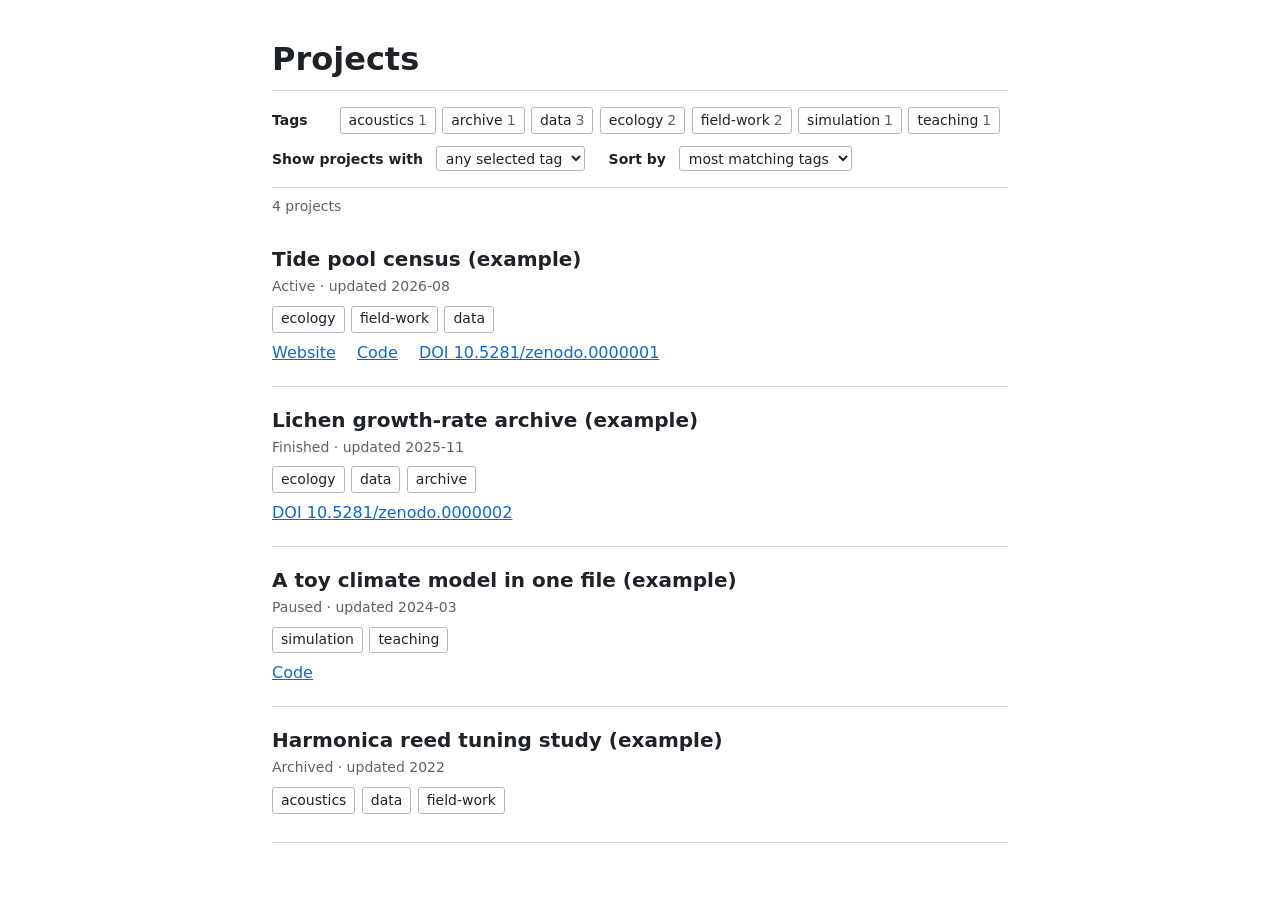
<file: projects-page/index.html>
<!DOCTYPE html>
<html lang="en">
<head>
<meta charset="utf-8">
<meta name="viewport" content="width=device-width, initial-scale=1">
<title>Projects</title>
<!--
  Personal projects page. The content comes from projects.yaml in the same directory;
  edit that file, not this one. Style rules for anyone changing this page: see AGENTS.md.
-->
<style>
  :root { color-scheme: light; }
  html { background: #ffffff; }
  body {
    margin: 0;
    background: #ffffff;
    color: #1f2328;
    font-family: system-ui, -apple-system, "Segoe UI", Roboto, "Helvetica Neue", Arial, sans-serif;
    font-size: 1rem;
    line-height: 1.55;
  }
  main { max-width: 46rem; margin: 0 auto; padding: 2.5rem 1.25rem 4rem; }
  h1 { font-size: 2rem; font-weight: 700; line-height: 1.2; margin: 0 0 0.75rem; }
  .intro { color: #3d444d; margin: 0 0 2rem; }
  .intro p { margin: 0 0 0.75rem; }
  .controls { border-top: 1px solid #d1d9e0; border-bottom: 1px solid #d1d9e0; padding: 1rem 0; margin: 0 0 0.5rem; }
  .controls-row { display: flex; flex-wrap: wrap; align-items: center; gap: 0.5rem 1.5rem; margin: 0 0 0.75rem; }
  .controls-row:last-child { margin-bottom: 0; }
  .control-name { font-size: 0.875rem; font-weight: 600; margin-right: 0.5rem; }
  select, button { font: inherit; font-size: 0.875rem; color: #1f2328; }
  select { background: #ffffff; border: 1px solid #afb8c1; border-radius: 3px; padding: 0.15rem 0.3rem; }
  .tag-list { display: flex; flex-wrap: wrap; gap: 0.4rem; list-style: none; margin: 0; padding: 0; }
  .tag {
    background: #ffffff;
    border: 1px solid #afb8c1;
    border-radius: 3px;
    padding: 0.1rem 0.5rem;
    cursor: pointer;
  }
  .tag:hover { border-color: #1f2328; }
  .tag[aria-pressed="true"] { background: #1f2328; border-color: #1f2328; color: #ffffff; }
  .tag:focus-visible, select:focus-visible, .clear:focus-visible, a:focus-visible { outline: 2px solid #0969da; outline-offset: 1px; }
  .tag-count { color: inherit; opacity: 0.7; margin-left: 0.25rem; }
  .clear { background: #ffffff; border: 0; padding: 0; color: #0969da; text-decoration: underline; cursor: pointer; }
  .count { color: #59636e; font-size: 0.875rem; margin: 0 0 0.5rem; }
  .project { border-bottom: 1px solid #d1d9e0; padding: 1.25rem 0; }
  .project h2 { font-size: 1.25rem; font-weight: 650; line-height: 1.3; margin: 0 0 0.25rem; }
  .meta { color: #59636e; font-size: 0.875rem; margin: 0 0 0.5rem; }
  .description p { margin: 0 0 0.5rem; }
  .project .tag-list { margin: 0.5rem 0; }
  .links { margin: 0.5rem 0 0; }
  .links a { margin-right: 1rem; }
  a { color: #0969da; }
  .message { color: #59636e; }
  .error { color: #b3261e; }
</style>
</head>
<body>
<main>
  <h1 id="page-title">Projects</h1>
  <div id="intro" class="intro" hidden></div>

  <div class="controls" id="controls" hidden>
    <div class="controls-row">
      <span class="control-name" id="tags-label">Tags</span>
      <ul class="tag-list" id="tag-filter" aria-labelledby="tags-label"></ul>
    </div>
    <div class="controls-row">
      <label><span class="control-name">Show projects with</span>
        <select id="mode">
          <option value="any">any selected tag</option>
          <option value="all">all selected tags</option>
        </select>
      </label>
      <label><span class="control-name">Sort by</span>
        <select id="sort">
          <option value="match">most matching tags</option>
          <option value="updated">recently updated</option>
          <option value="title">title</option>
          <option value="status">status</option>
        </select>
      </label>
      <button type="button" class="clear" id="clear">Clear tags</button>
    </div>
  </div>

  <p class="count" id="count" aria-live="polite"></p>
  <div id="projects"><p class="message">Loading projects…</p></div>
</main>

<!--
  The logic below is plain functions with no access to the page, so that it can be tested
  outside a browser (tests/test_projects_page.py runs this exact block under Node).
-->
<script id="projects-page-logic">
(function (root) {
  "use strict";

  // ---------------------------------------------------------------------------------------
  // A reader for the subset of YAML that projects.yaml uses: mappings, lists ("- item" or
  // "[a, b]"), plain and quoted strings, "|" block text, and # comments. Anything else is
  // refused with a line number, so a file either reads correctly or not at all.
  // ---------------------------------------------------------------------------------------
  function YamlError(message, lineNo) {
    this.name = "YamlError";
    this.message = (lineNo ? "line " + lineNo + ": " : "") + message;
  }
  YamlError.prototype = Object.create(Error.prototype);

  var KEY_RE = /^([A-Za-z_][A-Za-z0-9_-]*)[ ]*:(?:[ ]+(.*))?$/;

  function stripComment(text) {
    var quote = null;
    for (var i = 0; i < text.length; i++) {
      var c = text[i];
      var prev = i === 0 ? " " : text[i - 1];
      if (quote === '"') {
        if (c === "\\") { i++; } else if (c === '"') { quote = null; }
      } else if (quote === "'") {
        if (c === "'") {
          if (text[i + 1] === "'") { i++; } else { quote = null; }
        }
      } else if ((c === '"' || c === "'") && /[\s\[,:-]/.test(prev)) {
        quote = c;
      } else if (c === "#" && /\s/.test(prev)) {
        return text.slice(0, i).replace(/\s+$/, "");
      }
    }
    return text.replace(/\s+$/, "");
  }

  function parseDoubleQuoted(s, lineNo) {
    var out = "";
    for (var i = 1; i < s.length; i++) {
      var c = s[i];
      if (c === '"') {
        if (i !== s.length - 1) { throw new YamlError("text after closing quote", lineNo); }
        return out;
      }
      if (c === "\\") {
        var e = s[++i];
        var simple = { n: "\n", t: "\t", "\\": "\\", '"': '"', "/": "/", r: "\r", "0": "\0" };
        if (Object.prototype.hasOwnProperty.call(simple, e)) {
          out += simple[e];
        } else if (e === "u" && /^[0-9A-Fa-f]{4}$/.test(s.slice(i + 1, i + 5))) {
          out += String.fromCharCode(parseInt(s.slice(i + 1, i + 5), 16));
          i += 4;
        } else {
          throw new YamlError("unsupported escape \\" + e, lineNo);
        }
      } else {
        out += c;
      }
    }
    throw new YamlError("unclosed double quote (quoted text must end on the same line)", lineNo);
  }

  function parseSingleQuoted(s, lineNo) {
    var out = "";
    for (var i = 1; i < s.length; i++) {
      if (s[i] === "'") {
        if (s[i + 1] === "'") { out += "'"; i++; continue; }
        if (i !== s.length - 1) { throw new YamlError("text after closing quote", lineNo); }
        return out;
      }
      out += s[i];
    }
    throw new YamlError("unclosed single quote (quoted text must end on the same line)", lineNo);
  }

  function splitFlow(inner, lineNo) {
    var items = [], cur = "", quote = null;
    for (var i = 0; i < inner.length; i++) {
      var c = inner[i];
      if (quote) {
        cur += c;
        if (quote === '"' && c === "\\") { cur += inner[++i]; } else if (c === quote) { quote = null; }
      } else if (c === '"' || c === "'") {
        quote = c; cur += c;
      } else if (c === ",") {
        items.push(cur); cur = "";
      } else if (c === "[" || c === "]" || c === "{" || c === "}") {
        throw new YamlError("nested [ ] or { } are not supported", lineNo);
      } else {
        cur += c;
      }
    }
    if (quote) { throw new YamlError("unclosed quote in [ ] list", lineNo); }
    items.push(cur);
    items = items.map(function (x) { return x.trim(); });
    if (items.length === 1 && items[0] === "") { return []; }
    if (items[items.length - 1] === "") { items.pop(); }
    return items.map(function (x) {
      if (x === "") { throw new YamlError("empty item in [ ] list", lineNo); }
      return parseScalar(x, lineNo);
    });
  }

  function parseScalar(s, lineNo) {
    s = s.trim();
    if (s === "" || s === "~" || s === "null" || s === "Null" || s === "NULL") { return null; }
    var c = s[0];
    if (c === '"') { return parseDoubleQuoted(s, lineNo); }
    if (c === "'") { return parseSingleQuoted(s, lineNo); }
    if (c === "[") {
      if (s[s.length - 1] !== "]") {
        throw new YamlError("a [ ] list must close on the same line", lineNo);
      }
      return splitFlow(s.slice(1, -1), lineNo);
    }
    if (c === ">") { throw new YamlError("folded text (>) is not supported; use |", lineNo); }
    if ("{&*!%@`|".indexOf(c) >= 0) {
      throw new YamlError("unsupported YAML feature starting with '" + c + "'", lineNo);
    }
    if (/:(\s|$)/.test(s)) {
      throw new YamlError("unquoted text contains ': '; put the value in quotes", lineNo);
    }
    return s;
  }

  function parseYaml(text) {
    var raw = String(text).replace(/\r\n?/g, "\n").split("\n");
    if (raw.length && raw[0].charCodeAt(0) === 0xfeff) { raw[0] = raw[0].slice(1); }
    var lines = raw.map(function (r, i) {
      var m = /^( *)(.*)$/.exec(r);
      return { n: i + 1, raw: r, indent: m[1].length, text: m[2] };
    });
    var pos = 0;

    function isBlank(line) {
      return /^\s*$/.test(line.raw) || /^#/.test(line.text);
    }
    function next() {
      while (pos < lines.length && isBlank(lines[pos])) { pos++; }
      if (pos >= lines.length) { return null; }
      var line = lines[pos];
      if (/^\t/.test(line.text)) { throw new YamlError("tab used for indentation; use spaces", line.n); }
      if (line.indent === 0 && /^(---|\.\.\.|%)/.test(line.text)) {
        throw new YamlError("document markers and directives are not supported", line.n);
      }
      return line;
    }
    function isDash(t) { return t === "-" || /^- /.test(t); }

    function parseNode(indent) {
      var line = next();
      if (!line || line.indent < indent) { return null; }
      var t = stripComment(line.text);
      if (isDash(t)) { return parseSeq(line.indent); }
      if (KEY_RE.test(t)) { return parseMap(line.indent); }
      pos++;
      return parseScalar(t, line.n);
    }

    function parseSeq(indent) {
      var items = [];
      for (;;) {
        var line = next();
        if (!line || line.indent < indent) { break; }
        var t = stripComment(line.text);
        if (line.indent > indent) { throw new YamlError("unexpected indentation", line.n); }
        if (!isDash(t)) { break; }
        var rest = t.slice(1);
        var content = rest.replace(/^ +/, "");
        if (content === "") {
          pos++;
          var nl = next();
          items.push(nl && nl.indent > indent ? parseNode(nl.indent) : null);
          continue;
        }
        // Treat the text after "- " as if it started a line at its own column.
        line.indent = indent + 1 + (rest.length - content.length);
        line.text = content;
        items.push(parseNode(line.indent));
      }
      return items;
    }

    function parseBlockText(indent, header, lineNo) {
      var m = /^\|([+-]?)$/.exec(header);
      if (!m) { throw new YamlError("unsupported block text header '" + header + "'", lineNo); }
      var chomp = m[1];
      var body = [];
      var contentIndent = null;
      while (pos < lines.length) {
        var l = lines[pos];
        if (/^\s*$/.test(l.raw)) { body.push(""); pos++; continue; }
        if (l.indent <= indent) { break; }
        if (contentIndent === null) { contentIndent = l.indent; }
        if (l.indent < contentIndent) { throw new YamlError("block text is less indented than its first line", l.n); }
        body.push(l.raw.slice(contentIndent));
        pos++;
      }
      var trailing = 0;
      while (body.length && body[body.length - 1] === "") { body.pop(); trailing++; }
      if (!body.length) { return ""; }
      var core = body.join("\n");
      if (chomp === "-") { return core; }
      if (chomp === "+") { return core + new Array(trailing + 2).join("\n"); }
      return core + "\n";
    }

    function parseMap(indent) {
      var obj = {};
      for (;;) {
        var line = next();
        if (!line || line.indent < indent) { break; }
        if (line.indent > indent) { throw new YamlError("unexpected indentation", line.n); }
        var t = stripComment(line.text);
        if (isDash(t)) { throw new YamlError("list item where a 'key: value' line was expected", line.n); }
        var m = KEY_RE.exec(t);
        if (!m) { throw new YamlError("expected 'key: value'", line.n); }
        var key = m[1], rest = m[2] === undefined ? "" : m[2].trim();
        if (Object.prototype.hasOwnProperty.call(obj, key)) {
          throw new YamlError("key '" + key + "' appears twice", line.n);
        }
        pos++;
        if (rest === "") {
          var nl = next();
          if (nl && nl.indent > indent) {
            obj[key] = parseNode(nl.indent);
          } else if (nl && nl.indent === indent && isDash(stripComment(nl.text))) {
            obj[key] = parseSeq(indent);
          } else {
            obj[key] = null;
          }
        } else if (rest[0] === "|") {
          obj[key] = parseBlockText(indent, rest, line.n);
        } else {
          obj[key] = parseScalar(rest, line.n);
        }
      }
      return obj;
    }

    var result = parseNode(0);
    var extra = next();
    if (extra) { throw new YamlError("unexpected text", extra.n); }
    return result;
  }

  // ---------------------------------------------------------------------------------------
  // Data, filtering, sorting.
  // ---------------------------------------------------------------------------------------
  var STATUS_ORDER = ["active", "paused", "finished", "archived"];

  function str(x) { return x === null || x === undefined ? "" : String(x); }

  function normalize(data) {
    data = data || {};
    var projects = Array.isArray(data.projects) ? data.projects : [];
    return {
      title: str(data.title).trim() || "Projects",
      intro: str(data.intro),
      projects: projects.map(function (p, i) {
        p = p || {};
        var links = p.links || {};
        return {
          index: i,
          title: str(p.title),
          description: str(p.description),
          tags: Array.isArray(p.tags) ? p.tags.map(str).filter(function (t) { return t !== ""; }) : [],
          status: str(p.status),
          updated: str(p.updated),
          links: { repo: str(links.repo), site: str(links.site), doi: str(links.doi) }
        };
      })
    };
  }

  function compareText(a, b) {
    return a.localeCompare(b, "en", { sensitivity: "base" });
  }

  function allTags(projects) {
    var counts = {};
    projects.forEach(function (p) {
      p.tags.forEach(function (t) { counts[t] = (counts[t] || 0) + 1; });
    });
    return Object.keys(counts).sort(compareText).map(function (t) {
      return { tag: t, count: counts[t] };
    });
  }

  function matchCount(p, selected) {
    return selected.filter(function (t) { return p.tags.indexOf(t) >= 0; }).length;
  }

  function filterProjects(projects, selected, mode) {
    if (!selected.length) { return projects.slice(); }
    return projects.filter(function (p) {
      var n = matchCount(p, selected);
      return mode === "all" ? n === selected.length : n > 0;
    });
  }

  function statusRank(s) {
    var i = STATUS_ORDER.indexOf(s);
    return i < 0 ? STATUS_ORDER.length : i;
  }

  // Newest first; entries without a date go last.
  function compareUpdated(a, b) {
    if (a.updated === b.updated) { return 0; }
    if (!a.updated) { return 1; }
    if (!b.updated) { return -1; }
    return a.updated < b.updated ? 1 : -1;
  }

  function sortProjects(projects, key, selected) {
    selected = selected || [];
    var byTitle = function (a, b) { return compareText(a.title, b.title) || a.index - b.index; };
    var cmp;
    if (key === "title") {
      cmp = byTitle;
    } else if (key === "updated") {
      cmp = function (a, b) { return compareUpdated(a, b) || byTitle(a, b); };
    } else if (key === "status") {
      cmp = function (a, b) { return statusRank(a.status) - statusRank(b.status) || byTitle(a, b); };
    } else {
      cmp = function (a, b) {
        return matchCount(b, selected) - matchCount(a, selected) || compareUpdated(a, b) || byTitle(a, b);
      };
    }
    return projects.slice().sort(cmp);
  }

  var SORT_KEYS = ["match", "updated", "title", "status"];
  var DEFAULT_STATE = { tags: [], mode: "any", sort: "match" };

  // Page state lives in the URL fragment, e.g. #tags=ecology,data&mode=all&sort=title,
  // so a filtered view can be linked to.
  function parseState(hash, knownTags) {
    var state = { tags: [], mode: DEFAULT_STATE.mode, sort: DEFAULT_STATE.sort };
    str(hash).replace(/^#/, "").split("&").forEach(function (part) {
      var eq = part.indexOf("=");
      if (eq < 0) { return; }
      var k = part.slice(0, eq), v;
      try { v = decodeURIComponent(part.slice(eq + 1)); } catch (e) { return; }
      if (k === "tags") {
        state.tags = v.split(",").filter(function (t, i, arr) {
          return t !== "" && arr.indexOf(t) === i && (!knownTags || knownTags.indexOf(t) >= 0);
        });
      } else if (k === "mode" && (v === "any" || v === "all")) {
        state.mode = v;
      } else if (k === "sort" && SORT_KEYS.indexOf(v) >= 0) {
        state.sort = v;
      }
    });
    return state;
  }

  function formatState(state) {
    var parts = [];
    if (state.tags.length) { parts.push("tags=" + state.tags.map(encodeURIComponent).join(",")); }
    if (state.mode !== DEFAULT_STATE.mode) { parts.push("mode=" + state.mode); }
    if (state.sort !== DEFAULT_STATE.sort) { parts.push("sort=" + state.sort); }
    return parts.length ? "#" + parts.join("&") : "";
  }

  function toggleTag(state, tag) {
    var tags = state.tags.indexOf(tag) >= 0
      ? state.tags.filter(function (t) { return t !== tag; })
      : state.tags.concat([tag]);
    return { tags: tags, mode: state.mode, sort: state.sort };
  }

  function view(data, state) {
    var shown = sortProjects(filterProjects(data.projects, state.tags, state.mode), state.sort, state.tags);
    return {
      shown: shown,
      total: data.projects.length,
      tags: allTags(data.projects).map(function (t) {
        return { tag: t.tag, count: t.count, selected: state.tags.indexOf(t.tag) >= 0 };
      })
    };
  }

  // ---------------------------------------------------------------------------------------
  // HTML. Every value from projects.yaml is escaped; links must be http(s).
  // ---------------------------------------------------------------------------------------
  function escapeHtml(s) {
    return str(s).replace(/&/g, "&amp;").replace(/</g, "&lt;").replace(/>/g, "&gt;")
      .replace(/"/g, "&quot;").replace(/'/g, "&#39;");
  }

  function safeUrl(u) {
    return /^https?:\/\/[^\s]+$/i.test(u) ? u : "";
  }

  function doiUrl(doi) {
    if (!doi) { return ""; }
    if (/^10\.\d{4,9}\/\S+$/.test(doi)) { return "https://doi.org/" + doi; }
    return safeUrl(doi);
  }

  function paragraphs(text) {
    return str(text).trim().split(/\n\s*\n/).filter(function (p) { return p.trim() !== ""; })
      .map(function (p) { return "<p>" + escapeHtml(p.trim()) + "</p>"; }).join("");
  }

  var STATUS_LABELS = { active: "Active", paused: "Paused", finished: "Finished", archived: "Archived" };

  function renderTagButtons(tags) {
    return tags.map(function (t) {
      return '<li><button type="button" class="tag" data-tag="' + escapeHtml(t.tag) +
        '" aria-pressed="' + (t.selected ? "true" : "false") + '">' + escapeHtml(t.tag) +
        (t.count !== undefined ? '<span class="tag-count">' + t.count + "</span>" : "") +
        "</button></li>";
    }).join("");
  }

  function renderProject(p, selected) {
    var meta = [];
    if (p.status) { meta.push(escapeHtml(STATUS_LABELS[p.status] || p.status)); }
    if (p.updated) { meta.push("updated " + escapeHtml(p.updated)); }
    var links = [];
    var repo = safeUrl(p.links.repo), site = safeUrl(p.links.site), doi = doiUrl(p.links.doi);
    if (site) { links.push('<a href="' + escapeHtml(site) + '">Website</a>'); }
    if (repo) { links.push('<a href="' + escapeHtml(repo) + '">Code</a>'); }
    if (doi) { links.push('<a href="' + escapeHtml(doi) + '">DOI ' + escapeHtml(p.links.doi) + "</a>"); }
    var desc = paragraphs(p.description);
    var html = '<article class="project">';
    html += "<h2>" + escapeHtml(p.title) + "</h2>";
    if (meta.length) { html += '<p class="meta">' + meta.join(" · ") + "</p>"; }
    if (desc) { html += '<div class="description">' + desc + "</div>"; }
    if (p.tags.length) {
      html += '<ul class="tag-list">' + renderTagButtons(p.tags.map(function (t) {
        return { tag: t, selected: (selected || []).indexOf(t) >= 0 };
      })) + "</ul>";
    }
    if (links.length) { html += '<p class="links">' + links.join(" ") + "</p>"; }
    return html + "</article>";
  }

  function renderProjects(shown, selected) {
    if (!shown.length) {
      return '<p class="message">No project matches the selected tags.</p>';
    }
    return shown.map(function (p) { return renderProject(p, selected); }).join("");
  }

  function countText(v) {
    return v.shown.length === v.total
      ? v.total + (v.total === 1 ? " project" : " projects")
      : "Showing " + v.shown.length + " of " + v.total + " projects";
  }

  var api = {
    YamlError: YamlError, parseYaml: parseYaml, normalize: normalize, allTags: allTags,
    filterProjects: filterProjects, sortProjects: sortProjects, parseState: parseState,
    formatState: formatState, toggleTag: toggleTag, view: view, escapeHtml: escapeHtml,
    doiUrl: doiUrl, paragraphs: paragraphs, renderTagButtons: renderTagButtons,
    renderProjects: renderProjects, countText: countText
  };
  if (typeof module !== "undefined" && module.exports) { module.exports = api; }
  root.ProjectsPage = api;
})(typeof window !== "undefined" ? window : globalThis);
</script>

<script>
(function () {
  "use strict";
  var P = window.ProjectsPage;
  var DATA_FILE = "projects.yaml";
  var data = null;
  var state = null;
  var $ = function (id) { return document.getElementById(id); };

  function draw() {
    var v = P.view(data, state);
    $("tag-filter").innerHTML = P.renderTagButtons(v.tags);
    $("projects").innerHTML = P.renderProjects(v.shown, state.tags);
    $("count").textContent = P.countText(v);
    $("mode").value = state.mode;
    $("sort").value = state.sort;
    $("clear").hidden = state.tags.length === 0;
  }

  function setState(next) {
    state = next;
    var hash = P.formatState(state);
    if (hash !== location.hash && !(hash === "" && location.hash === "#")) {
      history.replaceState(null, "", hash || location.pathname + location.search);
    }
    draw();
  }

  function knownTags() {
    return P.allTags(data.projects).map(function (t) { return t.tag; });
  }

  function start(text) {
    data = P.normalize(P.parseYaml(text));
    document.title = data.title;
    $("page-title").textContent = data.title;
    var intro = P.paragraphs(data.intro);
    $("intro").innerHTML = intro;
    $("intro").hidden = intro === "";
    $("controls").hidden = data.projects.length === 0;
    state = P.parseState(location.hash, knownTags());
    draw();

    document.addEventListener("click", function (e) {
      var b = e.target.closest ? e.target.closest("button[data-tag]") : null;
      if (b) { setState(P.toggleTag(state, b.getAttribute("data-tag"))); }
    });
    $("mode").addEventListener("change", function (e) {
      setState({ tags: state.tags, mode: e.target.value, sort: state.sort });
    });
    $("sort").addEventListener("change", function (e) {
      setState({ tags: state.tags, mode: state.mode, sort: e.target.value });
    });
    $("clear").addEventListener("click", function () {
      setState({ tags: [], mode: state.mode, sort: state.sort });
    });
    window.addEventListener("hashchange", function () {
      state = P.parseState(location.hash, knownTags());
      draw();
    });
  }

  function fail(message) {
    $("projects").innerHTML = '<p class="error">' + P.escapeHtml(message) + "</p>";
  }

  if (location.protocol === "file:") {
    fail("Browsers do not let a page opened from a file read " + DATA_FILE +
         ". Serve the directory instead, e.g. run \"python3 -m http.server\" in it and open " +
         "http://localhost:8000/.");
    return;
  }
  fetch(DATA_FILE, { cache: "no-cache" })
    .then(function (r) {
      if (!r.ok) { throw new Error("could not load " + DATA_FILE + " (HTTP " + r.status + ")"); }
      return r.text();
    })
    .then(start)
    .catch(function (err) { fail("Error in " + DATA_FILE + ": " + err.message); });
})();
</script>
</body>
</html>
</file>
